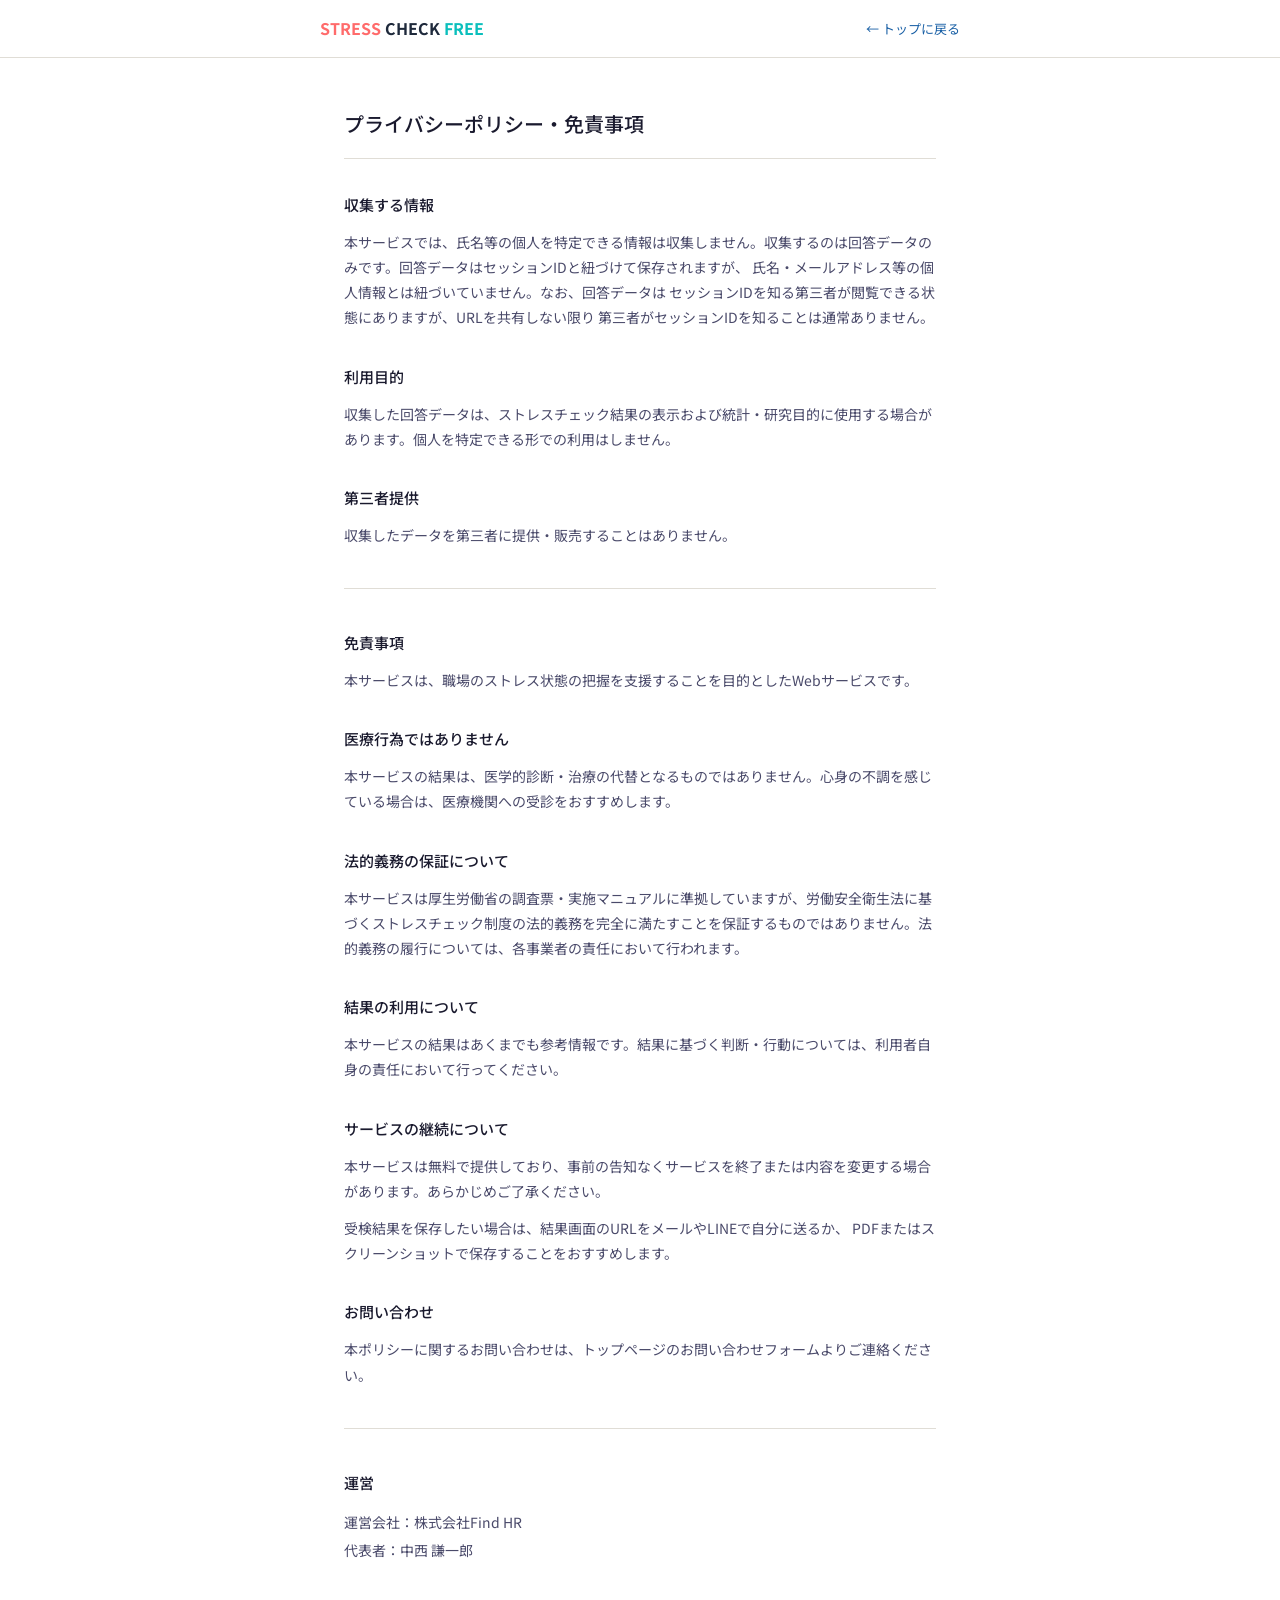
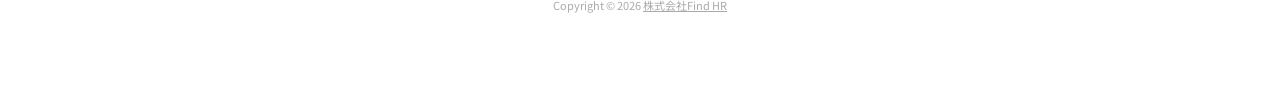
<file: lp/legal.html>
<!DOCTYPE html>
<html lang="ja">
<head>
<meta charset="UTF-8">
<meta name="viewport" content="width=device-width, initial-scale=1.0">
<title>プライバシーポリシー・免責事項｜ストレスチェックフリー</title>
<link rel="icon" type="image/svg+xml" href="/favicon.svg">
<link rel="icon" type="image/png" sizes="32x32" href="/favicon-32x32.png">
<link rel="icon" type="image/png" sizes="16x16" href="/favicon-16x16.png">
<link rel="shortcut icon" href="/favicon.ico">
<link rel="apple-touch-icon" sizes="180x180" href="/apple-touch-icon.png">
<link rel="preconnect" href="https://fonts.googleapis.com">
<link href="https://fonts.googleapis.com/css2?family=Noto+Sans+JP:wght@400;500&display=swap" rel="stylesheet">
<style>
*{box-sizing:border-box;margin:0;padding:0}
body{font-family:'Noto Sans JP',sans-serif;background:#fff;color:#1a1a2e;line-height:1.8;font-size:15px}
.wrap{max-width:640px;margin:0 auto;padding:3rem 1.5rem 4rem}
.site-header{background:#fff;border-bottom:0.5px solid #e0ddd6;padding:14px 24px}
.site-header-inner{max-width:640px;margin:0 auto;display:flex;align-items:center;justify-content:space-between}
.site-logo{font-size:1rem;font-weight:700;color:#1a1a2e;text-decoration:none}
.site-logo .logo-s{color:#FF6B6B}
.site-logo .logo-c{color:#1E293B}
.site-logo .logo-f{color:#0ABFBC}
.back-link{font-size:13px;color:#185FA5;text-decoration:none}
h1{font-size:20px;font-weight:500;margin-bottom:2rem;padding-bottom:1rem;border-bottom:0.5px solid #e0ddd6}
h2{font-size:15px;font-weight:500;margin:2rem 0 0.75rem}
p{font-size:14px;color:#4a4a6a;margin-bottom:0.75rem}
.divider{border:none;border-top:0.5px solid #e0ddd6;margin:2.5rem 0}
.company-info{font-size:14px;color:#4a4a6a;line-height:2}
.footer-copy{font-size:11px;color:#aaa;margin-top:2rem;text-align:center}
</style>
</head>
<body>

<header class="site-header">
  <div class="site-header-inner">
    <a href="index.html" class="site-logo"><span class="logo-s">STRESS</span><span class="logo-c"> CHECK</span><span class="logo-f"> FREE</span></a>
    <a href="index.html" class="back-link">← トップに戻る</a>
  </div>
</header>

<div class="wrap">
  <h1>プライバシーポリシー・免責事項</h1>

  <h2>収集する情報</h2>
  <p>本サービスでは、氏名等の個人を特定できる情報は収集しません。収集するのは回答データのみです。回答データはセッションIDと紐づけて保存されますが、
氏名・メールアドレス等の個人情報とは紐づいていません。なお、回答データは
セッションIDを知る第三者が閲覧できる状態にありますが、URLを共有しない限り
第三者がセッションIDを知ることは通常ありません。</p>

  <h2>利用目的</h2>
  <p>収集した回答データは、ストレスチェック結果の表示および統計・研究目的に使用する場合があります。個人を特定できる形での利用はしません。</p>

  <h2>第三者提供</h2>
  <p>収集したデータを第三者に提供・販売することはありません。</p>

  <hr class="divider">

  <h2>免責事項</h2>
  <p>本サービスは、職場のストレス状態の把握を支援することを目的としたWebサービスです。</p>

  <h2>医療行為ではありません</h2>
  <p>本サービスの結果は、医学的診断・治療の代替となるものではありません。心身の不調を感じている場合は、医療機関への受診をおすすめします。</p>

  <h2>法的義務の保証について</h2>
  <p>本サービスは厚生労働省の調査票・実施マニュアルに準拠していますが、労働安全衛生法に基づくストレスチェック制度の法的義務を完全に満たすことを保証するものではありません。法的義務の履行については、各事業者の責任において行われます。</p>

  <h2>結果の利用について</h2>
  <p>本サービスの結果はあくまでも参考情報です。結果に基づく判断・行動については、利用者自身の責任において行ってください。</p>

  <h2>サービスの継続について</h2>
  <p>本サービスは無料で提供しており、事前の告知なくサービスを終了または内容を変更する場合があります。あらかじめご了承ください。</p>
  <p>受検結果を保存したい場合は、結果画面のURLをメールやLINEで自分に送るか、
PDFまたはスクリーンショットで保存することをおすすめします。</p>

  <h2>お問い合わせ</h2>
  <p>本ポリシーに関するお問い合わせは、トップページのお問い合わせフォームよりご連絡ください。</p>

  <hr class="divider">

  <h2>運営</h2>
  <div class="company-info">
    運営会社：株式会社Find HR<br>
    代表者：中西 謙一郎
  </div>

  <p class="footer-copy">Copyright &copy; 2026 <a href="https://www.findhr.jp/" target="_blank" rel="noopener" style="color:#aaa">株式会社Find HR</a></p>
</div>

</body>
</html>
</file>
